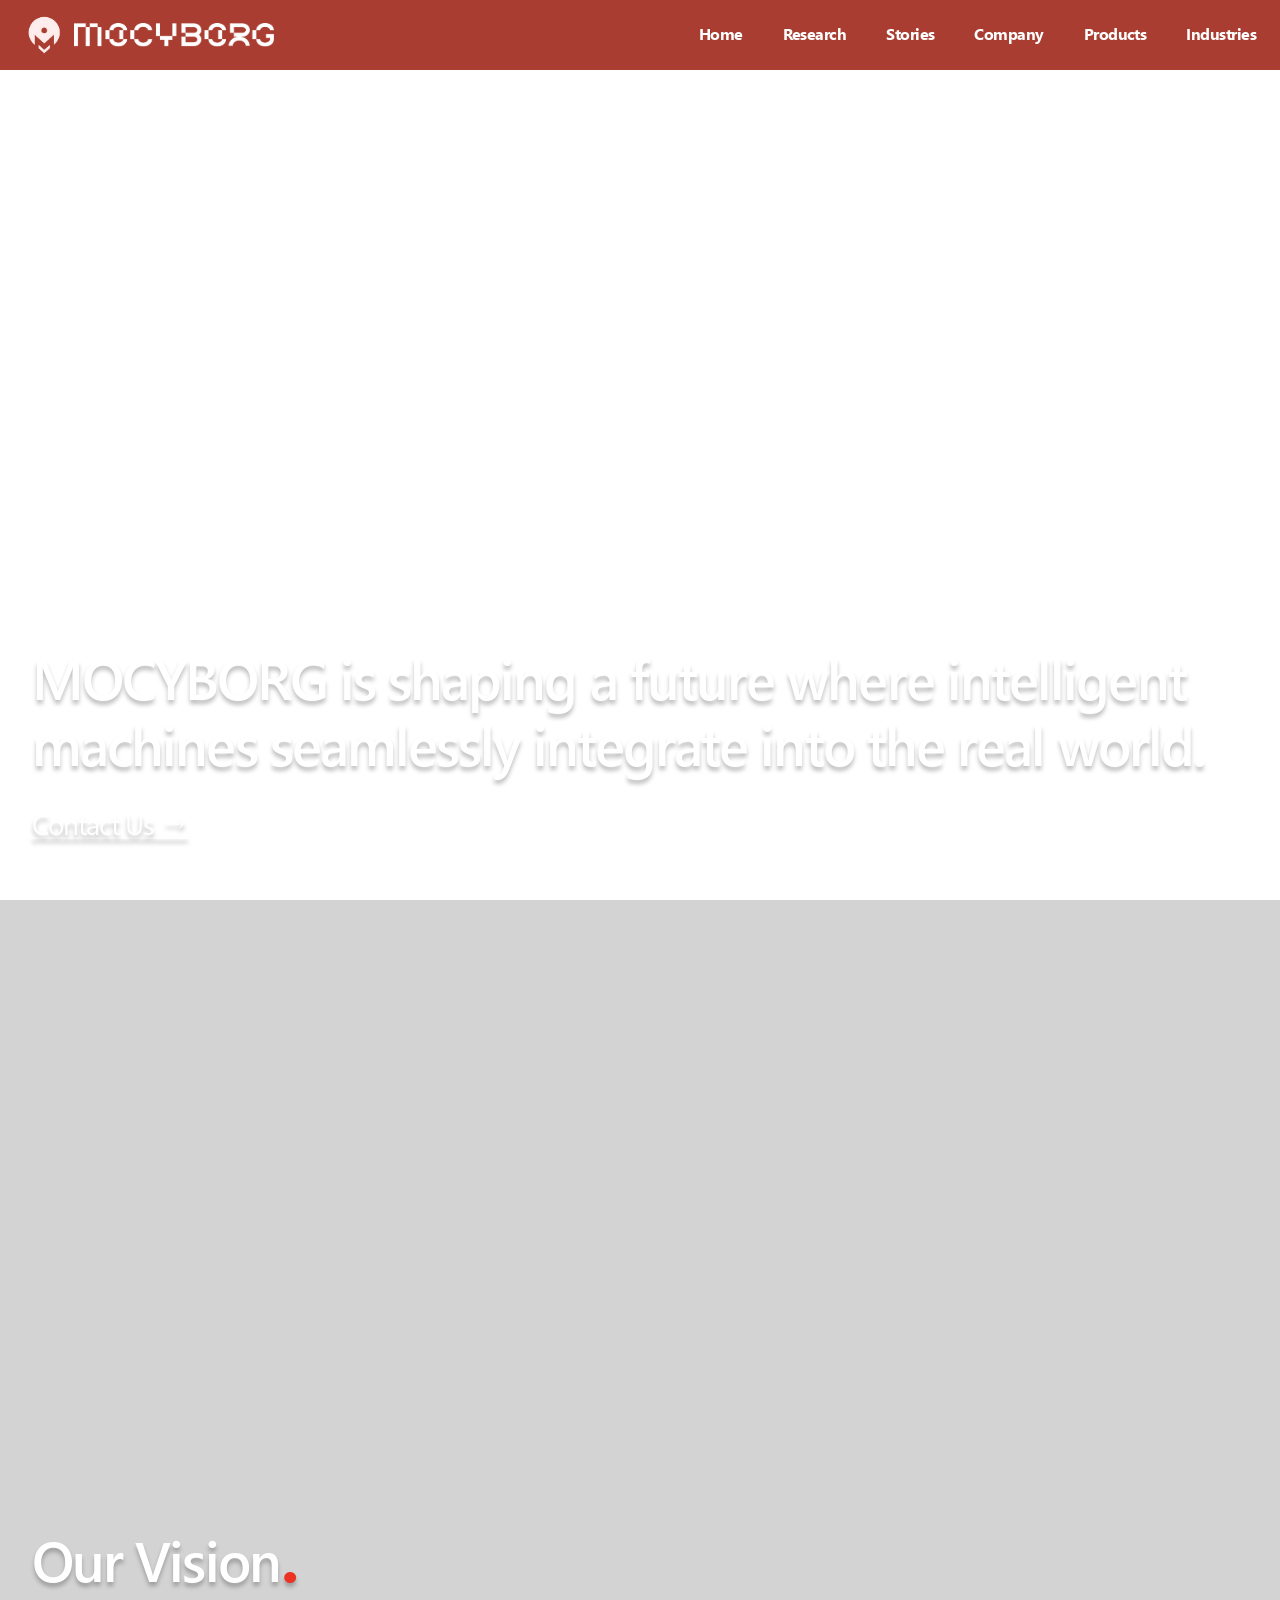
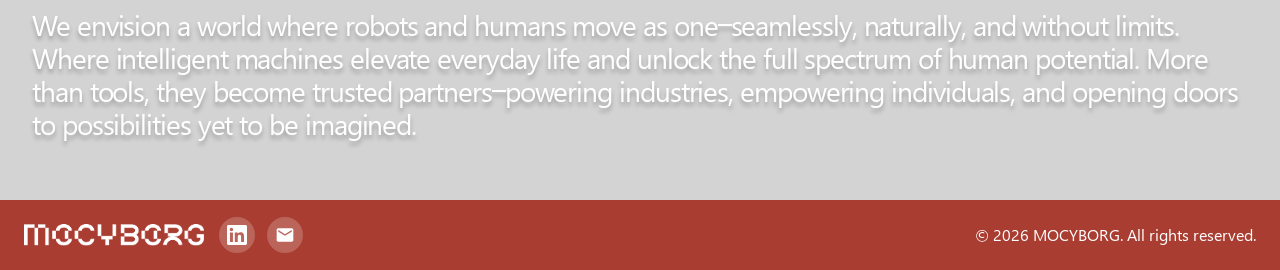
<file: index.html>
<!DOCTYPE html>
<html lang="en">
<head>
    <meta charset="UTF-8">
    <meta name="viewport" content="width=device-width, initial-scale=1.0">
    <title>MOCYBORG</title>
    <link rel="stylesheet" href="global.css" />
    <link rel="icon" type="image/png" href="images/mocyborg-icon-logo.png" />
</head>



<body>
    <header>
        <div class="header-logos">
            <img src="images/mocyborg-icon-logo.png" alt="Mocyborg Icon Logo" width="40px" height=auto>
            <img src="images/mocyborg-text-logo.png" alt="Mocyborg Text Logo" width="200px" height=auto>
        </div>
        <nav class="nav" role="navigation">
                <ul class="nav-links">
                    <li><a href="index.html">Home</a></li>
                    <li><a href="pages/research.html">Research</a></li>
                    <li><a href="pages/stories.html">Stories</a></li>
                    <div class="company">
                        <li class="company-text"><a href="#">Company</a></li>
                        <div class="company-dropdown">
                            <a href="pages/about-us.html">About Us</a>
                            <a href="pages/services.html">Services</a>
                        </div>
                    </div>
                    <div class="products">
                        <li class="products-text"><a href="#">Products</a></li>
                        <div class="products-dropdown">
                            <a href="pages/products/mo-gx100.html">MO-GX100</a>
                        </div>
                    </div>
                    <li><a href="pages/industries.html">Industries</a></li>
                </ul>
            </nav>
    </header>
    <main>
        <section class="hero">
            <div>
                <video autoplay muted loop class="mocyborg-videos">
                    <source src="videos/mocyborg-home.mp4" type="video/mp4">
                </video>
            </div>
            <div class="hero-content">
                <h1>MOCYBORG is shaping a future where 
                    intelligent machines seamlessly 
                    integrate into the real world.</h1>
                <a href="mailto:calvin.chong@mocyborg.com" class="contact-btn">Contact Us →</a>
            </div>
        </section>
        <section class="vision-section">
            <div class="vision-video">
                <video autoplay muted loop class="mocyborg-videos">
                    <source src="videos/mocyborg-vision.mp4" type="video/mp4">
                </video>
            </div>
            <div class="vision-content">
                <h2 class="h2-text">Our Vision<span class="red-period">.</span></h2>
                <p class="p-text">We envision a world where robots and humans move as one–seamlessly, naturally, and 
                    without limits. Where intelligent machines elevate everyday life and unlock the full 
                    spectrum of human potential. More than tools, they become trusted partners–powering 
                    industries, empowering individuals, and opening doors to possibilities yet to be 
                    imagined.</p>
            </div>
        </section>
    </main>

    <footer>
        <div class="footer-left">
            <img src="images/mocyborg-text-logo.png" alt="Mocyborg Text Logo" width="180px" height="22px">
            <div class="footer-social">
                <a href="https://www.linkedin.com/company/mocyborg" target="_blank" rel="noopener noreferrer" title="LinkedIn">
                    <svg viewBox="0 0 24 24" xmlns="http://www.w3.org/2000/svg">
                        <path d="M20.447 20.452h-3.554v-5.569c0-1.328-.027-3.037-1.852-3.037-1.853 0-2.136 1.445-2.136 2.939v5.667H9.351V9h3.414v1.561h.046c.477-.9 1.637-1.85 3.37-1.85 3.601 0 4.267 2.37 4.267 5.455v6.286zM5.337 7.433c-1.144 0-2.063-.926-2.063-2.065 0-1.138.92-2.063 2.063-2.063 1.14 0 2.064.925 2.064 2.063 0 1.139-.925 2.065-2.064 2.065zm1.782 13.019H3.555V9h3.564v11.452zM22.225 0H1.771C.792 0 0 .774 0 1.729v20.542C0 23.227.792 24 1.771 24h20.451C23.2 24 24 23.227 24 22.271V1.729C24 .774 23.2 0 22.225 0z"/>
                    </svg>
                </a>
                <a href="mailto:calvin.chong@mocyborg.com" title="Email">
                    <svg viewBox="0 0 24 24" xmlns="http://www.w3.org/2000/svg">
                        <path d="M20 4H4c-1.1 0-1.99.9-1.99 2L2 18c0 1.1.9 2 2 2h16c1.1 0 2-.9 2-2V6c0-1.1-.9-2-2-2zm0 4l-8 5-8-5V6l8 5 8-5v2z"/>
                    </svg>
                </a>
            </div>
        </div>
        <div class="footer-right">
            <p>&copy; 2026 MOCYBORG. All rights reserved.</p>
        </div>
    </footer>
</body>
</html>
</file>
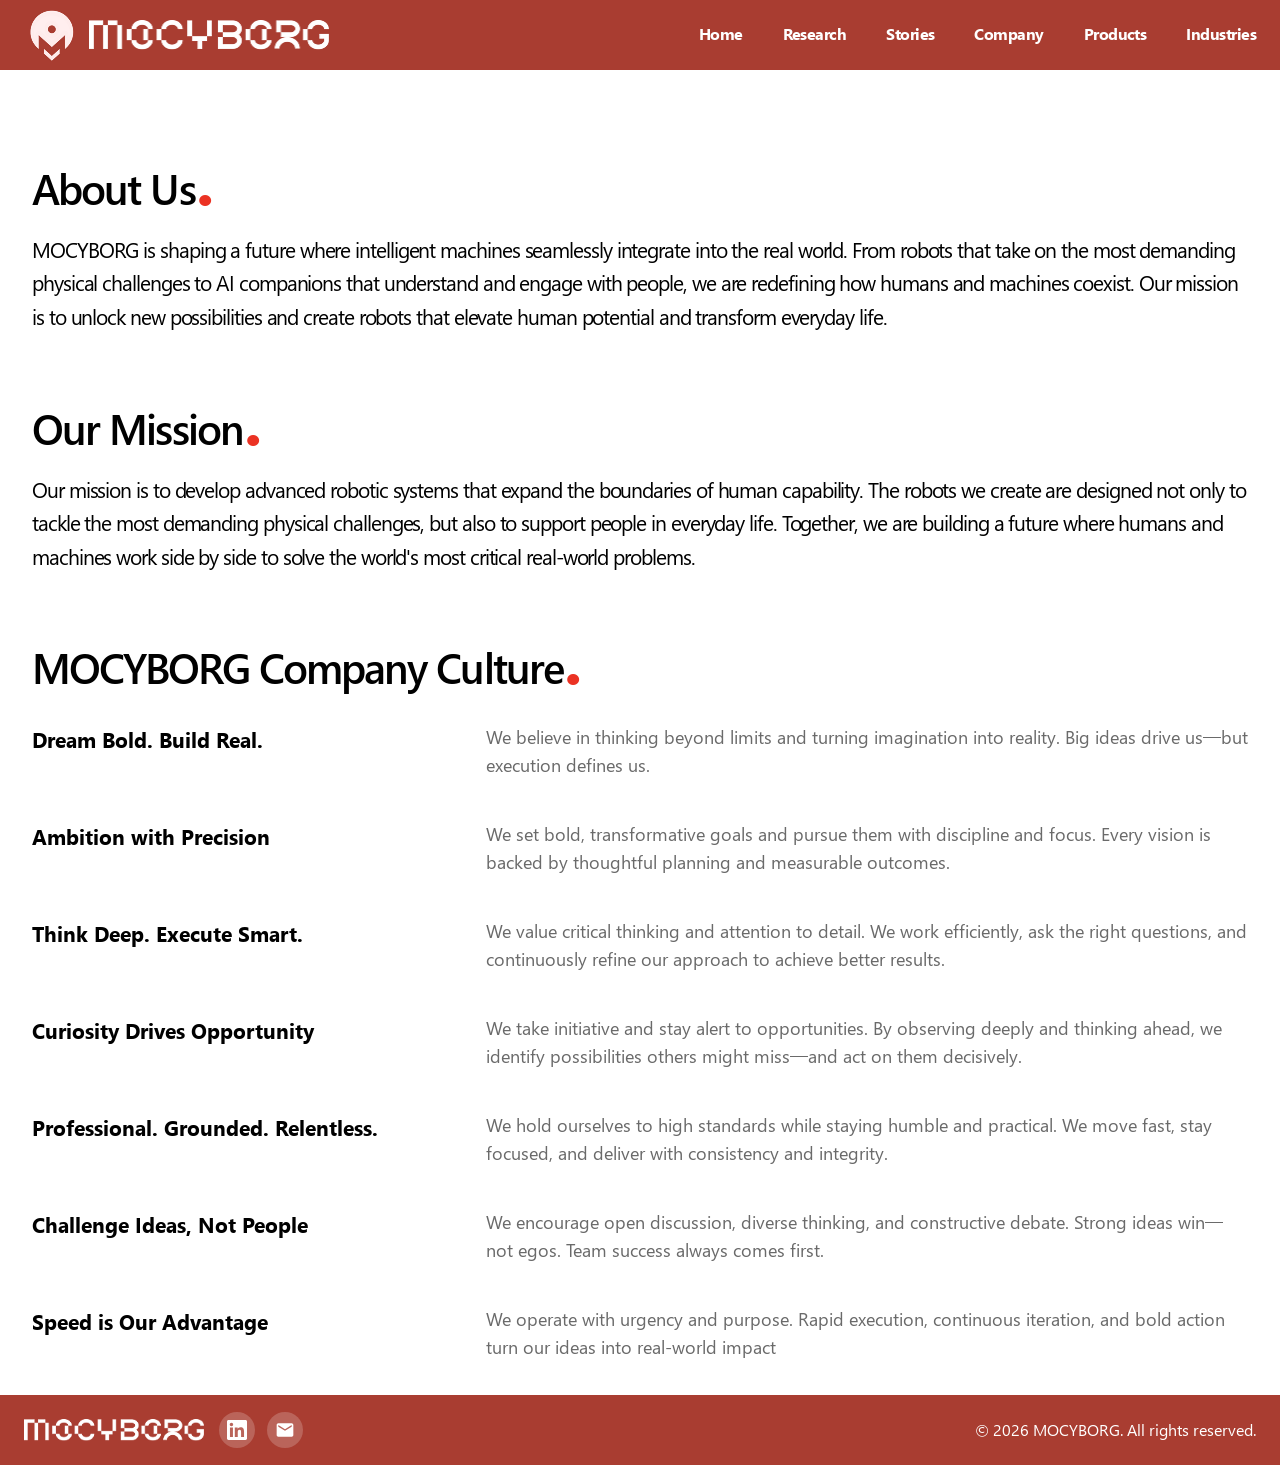
<file: pages/about-us.html>
<!DOCTYPE html>
<html lang="en">
<head>
    <meta charset="UTF-8">
    <meta name="viewport" content="width=device-width, initial-scale=1.0">
    <title>MOCYBORG</title>
    <link rel="stylesheet" href="../global.css" />
    <link rel="icon" type="image/png" href="../images/mocyborg-icon-logo.png" />
</head>



<body>
    <header>
        <div class="header-logos">
            <img src="../images/mocyborg-icon-logo.png" alt="Mocyborg Icon Logo" width="55px" height="55px">
            <img src="../images/mocyborg-text-logo.png" alt="Mocyborg Text Logo" width="240px" height="30px">
        </div>
           <nav class="nav" role="navigation">
            <ul class="nav-links">
                <li><a href="../index.html">Home</a></li>
                <li><a href="research.html">Research</a></li>
                <li><a href="stories.html">Stories</a></li>
                <div class="company">
                    <li class="company-text"><a href="#">Company</a></li>
                    <div class="company-dropdown">
                        <a href="about-us.html">About Us</a>
                        <a href="services.html">Services</a>
                    </div>
                </div>
                 <div class="products">
                        <li class="products-text"><a href="#">Products</a></li>
                        <div class="products-dropdown">
                            <a href="products/mo-gx100.html">MO-GX100</a>
                        </div>
                    </div>
                <li><a href="industries.html">Industries</a></li>
            </ul>
        </nav>
    </header>
    <main>
        <div class="page-content">
        <h2 class="h2-text">About Us<span class="red-period">.</span></h2>
        <p class="p-text">MOCYBORG is shaping a future where intelligent machines seamlessly integrate 
            into the real world. From robots that take on the most demanding physical challenges 
            to AI companions that understand and engage with people, we are redefining how 
            humans and machines coexist. Our mission is to unlock new possibilities and create 
            robots that elevate human potential and transform everyday life.</p>
        <h2 class="h2-text">Our Mission<span class="red-period">.</span></h2>
        <p class="p-text">Our mission is to develop advanced robotic systems that expand the boundaries of 
            human capability. The robots we create are designed not only to tackle the most 
            demanding physical challenges, but also to support people in everyday life. Together, 
            we are building a future where humans and machines work side by side to solve the 
            world's most critical real-world problems.</p>
        <h2 class="h2-text">MOCYBORG Company Culture<span class="red-period">.</span></h2>
        <div class="work-culture-grid-container">
            <div class="grid-item">
                <h3>Dream Bold. Build Real.</h3>
                <p>We believe in thinking beyond limits and turning imagination into reality. Big ideas drive us—but execution defines us.</p>
            </div>
            <div class="grid-item">
                <h3>Ambition with Precision</h3>
                <p>We set bold, transformative goals and pursue them with discipline and focus. Every vision is backed by thoughtful planning and measurable outcomes.</p>
            </div>
            <div class="grid-item">
                <h3>Think Deep. Execute Smart.</h3>
                <p>We value critical thinking and attention to detail. We work efficiently, ask the right questions, and continuously refine our approach to achieve better results.</p>
            </div>
            <div class="grid-item">
                <h3>Curiosity Drives Opportunity</h3>
                <p>We take initiative and stay alert to opportunities. By observing deeply and thinking ahead, we identify possibilities others might miss—and act on them decisively.</p>
            </div>
            <div class="grid-item">
                <h3>Professional. Grounded. Relentless.</h3>
                <p>We hold ourselves to high standards while staying humble and practical. We move fast, stay focused, and deliver with consistency and integrity.</p>
            </div>
            <div class="grid-item">
                <h3>Challenge Ideas, Not People</h3>
                <p>We encourage open discussion, diverse thinking, and constructive debate. Strong ideas win—not egos. Team success always comes first.</p>
            </div>
            <div class="grid-item">
                <h3>Speed is Our Advantage</h3>
                <p>We operate with urgency and purpose. Rapid execution, continuous iteration, and bold action turn our ideas into real-world impact</p>
            </div>
        </div>
    </main>

    <footer>
        <div class="footer-left">
            <img src="../images/mocyborg-text-logo.png" alt="Mocyborg Text Logo" width="180px" height="22px">
            <div class="footer-social">
                <a href="https://www.linkedin.com/company/mocyborg" target="_blank" rel="noopener noreferrer" title="LinkedIn">
                    <svg viewBox="0 0 24 24" xmlns="http://www.w3.org/2000/svg">
                        <path d="M20.447 20.452h-3.554v-5.569c0-1.328-.027-3.037-1.852-3.037-1.853 0-2.136 1.445-2.136 2.939v5.667H9.351V9h3.414v1.561h.046c.477-.9 1.637-1.85 3.37-1.85 3.601 0 4.267 2.37 4.267 5.455v6.286zM5.337 7.433c-1.144 0-2.063-.926-2.063-2.065 0-1.138.92-2.063 2.063-2.063 1.14 0 2.064.925 2.064 2.063 0 1.139-.925 2.065-2.064 2.065zm1.782 13.019H3.555V9h3.564v11.452zM22.225 0H1.771C.792 0 0 .774 0 1.729v20.542C0 23.227.792 24 1.771 24h20.451C23.2 24 24 23.227 24 22.271V1.729C24 .774 23.2 0 22.225 0z"/>
                    </svg>
                </a>
                <a href="mailto:calvin.chong@mocyborg.com" title="Email">
                    <svg viewBox="0 0 24 24" xmlns="http://www.w3.org/2000/svg">
                        <path d="M20 4H4c-1.1 0-1.99.9-1.99 2L2 18c0 1.1.9 2 2 2h16c1.1 0 2-.9 2-2V6c0-1.1-.9-2-2-2zm0 4l-8 5-8-5V6l8 5 8-5v2z"/>
                    </svg>
                </a>
            </div>
        </div>
        <div class="footer-right">
            <p>&copy; 2026 MOCYBORG. All rights reserved.</p>
        </div>
    </footer>
</body>
</html>
</file>
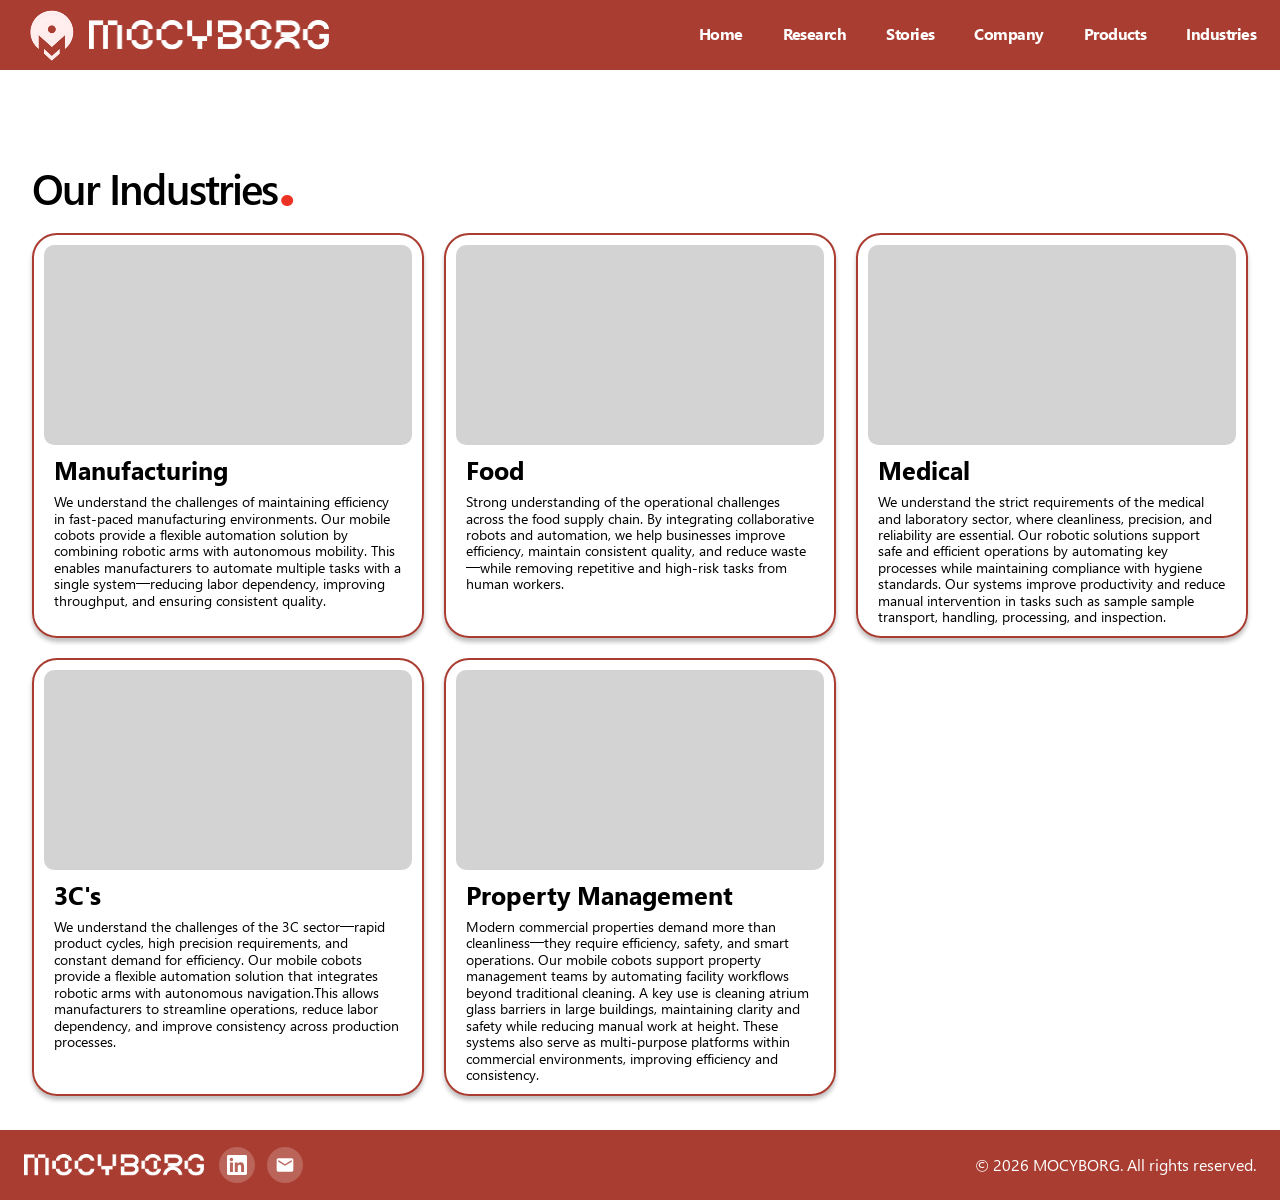
<file: pages/industries.html>
<!DOCTYPE html>
<html lang="en">
<head>
    <meta charset="UTF-8">
    <meta name="viewport" content="width=device-width, initial-scale=1.0">
    <title>MOCYBORG</title>
    <link rel="stylesheet" href="../global.css" />
    <link rel="icon" type="image/png" href="../images/mocyborg-icon-logo.png" />
</head>



<body>
    <header>
        <div class="header-logos">
            <img src="../images/mocyborg-icon-logo.png" alt="Mocyborg Icon Logo" width="55px" height="55px">
            <img src="../images/mocyborg-text-logo.png" alt="Mocyborg Text Logo" width="240px" height="30px">
        </div>
           <nav class="nav" role="navigation">
            <ul class="nav-links">
                <li><a href="../index.html">Home</a></li>
                <li><a href="research.html">Research</a></li>
                <li><a href="stories.html">Stories</a></li>
                <div class="company">
                    <li class="company-text"><a href="#">Company</a></li>
                    <div class="company-dropdown">
                        <a href="about-us.html">About Us</a>
                        <a href="services.html">Services</a>
                    </div>
                </div>
                 <div class="products">
                        <li class="products-text"><a href="#">Products</a></li>
                        <div class="products-dropdown">
                            <a href="products/mo-gx100.html">MO-GX100</a>
                        </div>
                    </div>
                <li><a href="industries.html">Industries</a></li>
            </ul>
        </nav>
    </header>
    <main>
        <div class="page-content">
            <h2 class="h2-text">Our Industries<span class="red-period">.</span></h2>

            <div class="industries-grid-container">
                <div class="grid-item">
                    <div class="img-holder"></div>
                    <h3>Manufacturing</h3>
                    <p>We understand the challenges of maintaining 
                        efficiency in fast-paced manufacturing 
                        environments. Our mobile cobots provide a 
                        flexible automation solution by combining 
                        robotic arms with autonomous mobility. 
                        This enables manufacturers to automate 
                        multiple tasks with a single system—reducing 
                        labor dependency, improving throughput, and 
                        ensuring consistent quality.
                    </p>
                </div>

                <div class="grid-item">
                    <div class="img-holder"></div>
                    <h3>Food</h3>
                    <p>Strong understanding of the operational 
                        challenges across the food supply chain. 
                        By integrating collaborative robots and 
                        automation, we help businesses improve 
                        efficiency, maintain consistent quality, 
                        and reduce waste—while removing repetitive 
                        and high-risk tasks from human workers.
                    </p>
                </div>

                <div class="grid-item">
                    <div class="img-holder"></div>
                    <h3>Medical</h3>
                    <p>We understand the strict requirements 
                        of the medical and laboratory sector, 
                        where cleanliness, precision, and reliability 
                        are essential. Our robotic solutions support 
                        safe and efficient operations by automating key 
                        processes while maintaining compliance with 
                        hygiene standards. Our systems improve productivity 
                        and reduce manual intervention in tasks such as 
                        sample sample transport, handling, processing, 
                        and inspection.
                    </p>
                </div>

                <div class="grid-item">
                    <div class="img-holder"></div>
                    <h3>3C's</h3>
                    <p>We understand the challenges of the 3C 
                        sector—rapid product cycles, high precision 
                        requirements, and constant demand for efficiency. 
                        Our mobile cobots provide a flexible automation 
                        solution that integrates robotic arms with autonomous 
                        navigation.This allows manufacturers to streamline 
                        operations, reduce labor dependency, and improve 
                        consistency across production processes.
                    </p>
                </div>

                <div class="grid-item">
                    <div class="img-holder"></div>
                    <h3>Property Management</h3>
                    <p>Modern commercial properties demand 
                        more than cleanliness—they require efficiency, 
                        safety, and smart operations. Our mobile cobots 
                        support property management teams by automating 
                        facility workflows beyond traditional cleaning. 
                        A key use is cleaning atrium glass barriers in 
                        large buildings, maintaining clarity and safety 
                        while reducing manual work at height. These 
                        systems also serve as multi-purpose platforms 
                        within commercial environments, improving efficiency 
                        and consistency.
                    </p>
                </div>

            </div>
        
        </div>
    </main>

    <footer>
        <div class="footer-left">
            <img src="../images/mocyborg-text-logo.png" alt="Mocyborg Text Logo" width="180px" height="22px">
            <div class="footer-social">
                <a href="https://www.linkedin.com/company/mocyborg" target="_blank" rel="noopener noreferrer" title="LinkedIn">
                    <svg viewBox="0 0 24 24" xmlns="http://www.w3.org/2000/svg">
                        <path d="M20.447 20.452h-3.554v-5.569c0-1.328-.027-3.037-1.852-3.037-1.853 0-2.136 1.445-2.136 2.939v5.667H9.351V9h3.414v1.561h.046c.477-.9 1.637-1.85 3.37-1.85 3.601 0 4.267 2.37 4.267 5.455v6.286zM5.337 7.433c-1.144 0-2.063-.926-2.063-2.065 0-1.138.92-2.063 2.063-2.063 1.14 0 2.064.925 2.064 2.063 0 1.139-.925 2.065-2.064 2.065zm1.782 13.019H3.555V9h3.564v11.452zM22.225 0H1.771C.792 0 0 .774 0 1.729v20.542C0 23.227.792 24 1.771 24h20.451C23.2 24 24 23.227 24 22.271V1.729C24 .774 23.2 0 22.225 0z"/>
                    </svg>
                </a>
                <a href="mailto:calvin.chong@mocyborg.com" title="Email">
                    <svg viewBox="0 0 24 24" xmlns="http://www.w3.org/2000/svg">
                        <path d="M20 4H4c-1.1 0-1.99.9-1.99 2L2 18c0 1.1.9 2 2 2h16c1.1 0 2-.9 2-2V6c0-1.1-.9-2-2-2zm0 4l-8 5-8-5V6l8 5 8-5v2z"/>
                    </svg>
                </a>
            </div>
        </div>
        <div class="footer-right">
            <p>&copy; 2026 MOCYBORG. All rights reserved.</p>
        </div>
    </footer>
</body>
</html>
</file>
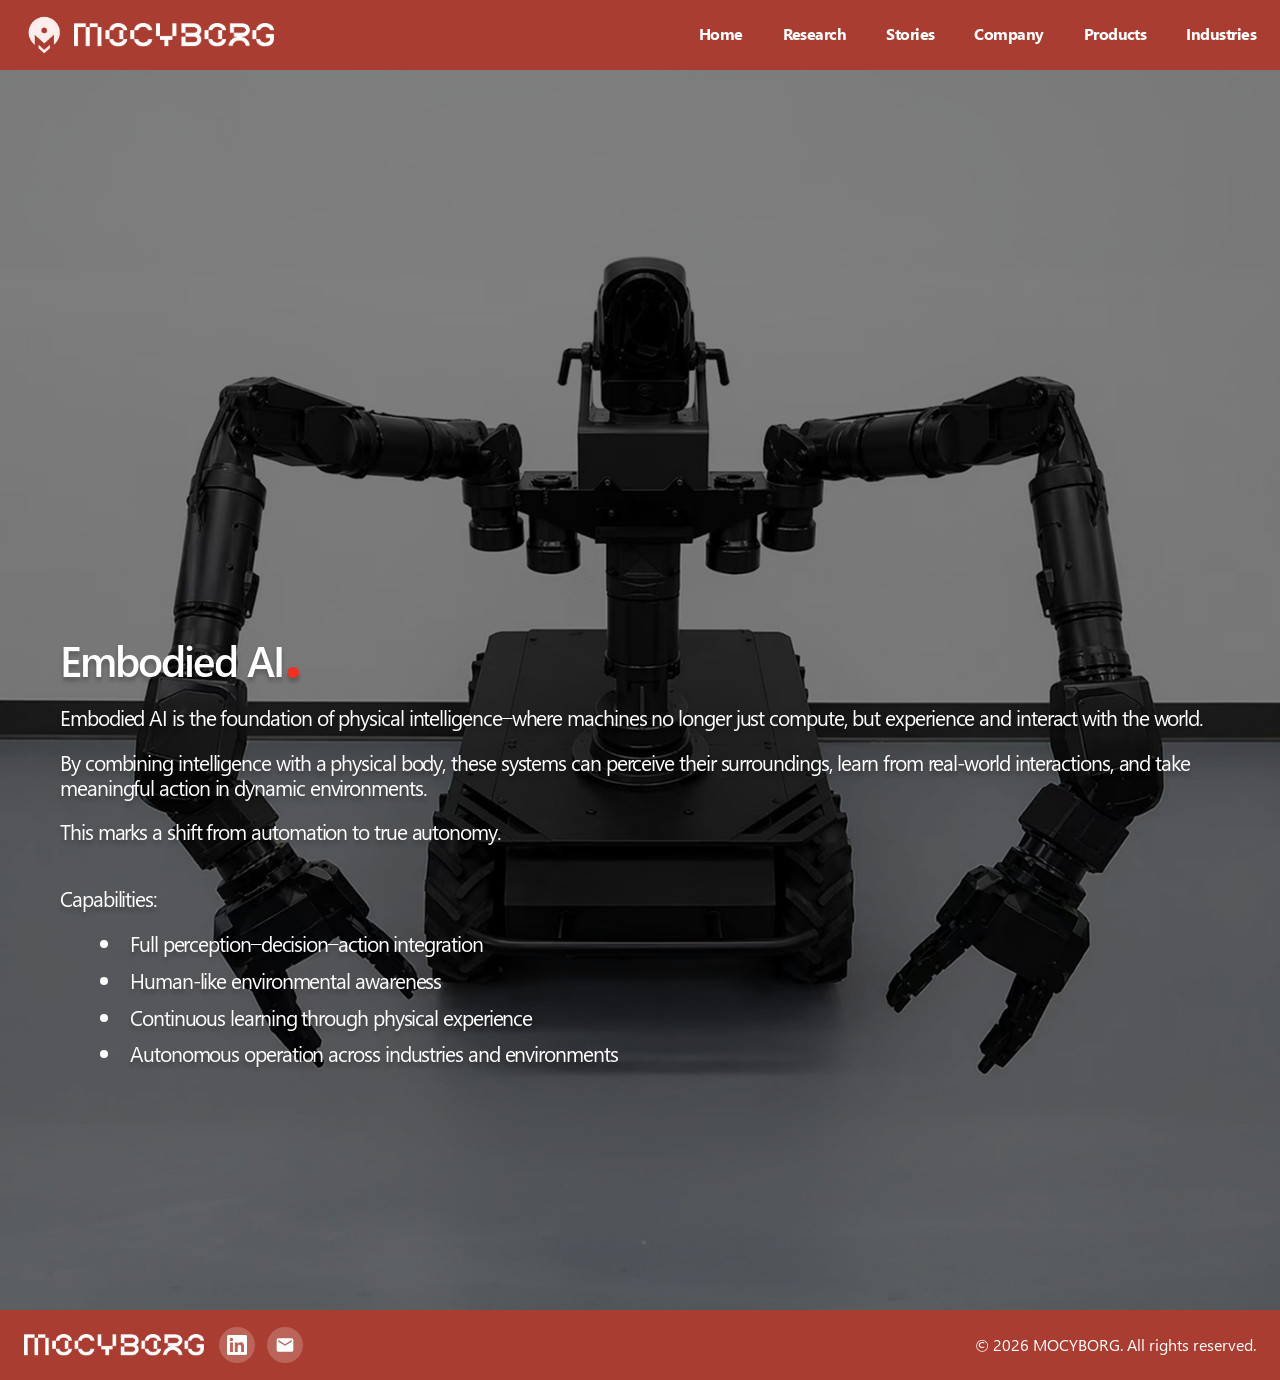
<file: pages/research.html>
<!DOCTYPE html>
<html lang="en">
<head>
    <meta charset="UTF-8">
    <meta name="viewport" content="width=device-width, initial-scale=1.0">
    <title>MOCYBORG</title>
    <link rel="stylesheet" href="../global.css" />
    <link rel="icon" type="image/png" href="../images/mocyborg-icon-logo.png" />
</head>



<body>
    <header>
        <div class="header-logos">
            <img src="../images/mocyborg-icon-logo.png" alt="Mocyborg Icon Logo" width="40px" height=auto>
            <img src="../images/mocyborg-text-logo.png" alt="Mocyborg Text Logo" width="200px" height=auto>
        </div>
         <nav class="nav" role="navigation">
            <ul class="nav-links">
                <li><a href="../index.html">Home</a></li>
                <li><a href="research.html">Research</a></li>
                <li><a href="stories.html">Stories</a></li>
                <div class="company">
                    <li class="company-text"><a href="#">Company</a></li>
                    <div class="company-dropdown">
                        <a href="about-us.html">About Us</a>
                        <a href="services.html">Services</a>
                    </div>
                </div>
                 <div class="products">
                        <li class="products-text"><a href="#">Products</a></li>
                        <div class="products-dropdown">
                            <a href="products/mo-gx100.html">MO-GX100</a>
                        </div>
                    </div>
                <li><a href="industries.html">Industries</a></li>
            </ul>
        </nav>
    </header>
    <main>
        <section class="embodied-ai-section">
            <div class="page-content">
                <h2 class="h2-text">Embodied AI<span class="red-period">.</span></h2>
                <p>Embodied AI is the foundation of physical intelligence–where machines no longer just compute, but experience and interact with the world.</p>
                <p>By combining intelligence with a physical body, these systems can perceive their surroundings, learn from real-world interactions, and take meaningful action in dynamic environments.</p>
                <p>This marks a shift from automation to true autonomy.</p>
                <br>
                <div class="embodied-list">
                <p>Capabilities:</p>
                <ul>
                    <li>Full perception–decision–action integration</li>
                    <li>Human-like environmental awareness</li>
                    <li>Continuous learning through physical experience</li>
                    <li>Autonomous operation across industries and environments</li>
                </ul>
                </div>
            </div>
        </section>
    </main>

    <footer>
        <div class="footer-left">
            <img src="../images/mocyborg-text-logo.png" alt="Mocyborg Text Logo" width="180px" height="22px">
            <div class="footer-social">
                <a href="https://www.linkedin.com/company/mocyborg" target="_blank" rel="noopener noreferrer" title="LinkedIn">
                    <svg viewBox="0 0 24 24" xmlns="http://www.w3.org/2000/svg">
                        <path d="M20.447 20.452h-3.554v-5.569c0-1.328-.027-3.037-1.852-3.037-1.853 0-2.136 1.445-2.136 2.939v5.667H9.351V9h3.414v1.561h.046c.477-.9 1.637-1.85 3.37-1.85 3.601 0 4.267 2.37 4.267 5.455v6.286zM5.337 7.433c-1.144 0-2.063-.926-2.063-2.065 0-1.138.92-2.063 2.063-2.063 1.14 0 2.064.925 2.064 2.063 0 1.139-.925 2.065-2.064 2.065zm1.782 13.019H3.555V9h3.564v11.452zM22.225 0H1.771C.792 0 0 .774 0 1.729v20.542C0 23.227.792 24 1.771 24h20.451C23.2 24 24 23.227 24 22.271V1.729C24 .774 23.2 0 22.225 0z"/>
                    </svg>
                </a>
                <a href="mailto:calvin.chong@mocyborg.com" title="Email">
                    <svg viewBox="0 0 24 24" xmlns="http://www.w3.org/2000/svg">
                        <path d="M20 4H4c-1.1 0-1.99.9-1.99 2L2 18c0 1.1.9 2 2 2h16c1.1 0 2-.9 2-2V6c0-1.1-.9-2-2-2zm0 4l-8 5-8-5V6l8 5 8-5v2z"/>
                    </svg>
                </a>
            </div>
        </div>
        <div class="footer-right">
            <p>&copy; 2026 MOCYBORG. All rights reserved.</p>
        </div>
    </footer>
</body>
</html>
</file>
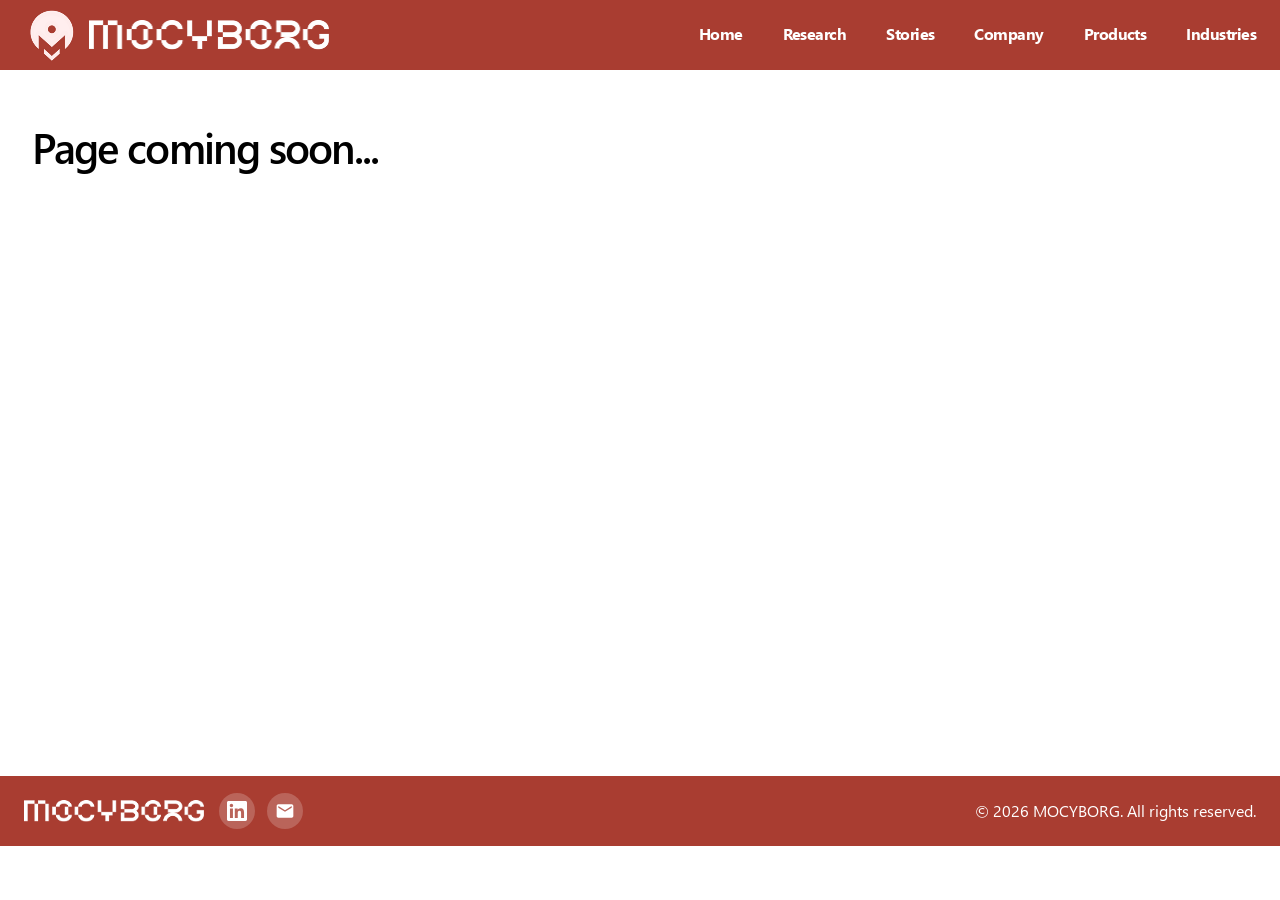
<file: pages/services.html>
<!DOCTYPE html>
<html lang="en">
<head>
    <meta charset="UTF-8">
    <meta name="viewport" content="width=device-width, initial-scale=1.0">
    <title>MOCYBORG</title>
    <link rel="stylesheet" href="../global.css" />
    <link rel="icon" type="image/png" href="../images/mocyborg-icon-logo.png" />
</head>



<body>
    <header>
        <div class="header-logos">
            <img src="../images/mocyborg-icon-logo.png" alt="Mocyborg Icon Logo" width="55px" height="55px">
            <img src="../images/mocyborg-text-logo.png" alt="Mocyborg Text Logo" width="240px" height="30px">
        </div>
           <nav class="nav" role="navigation">
            <ul class="nav-links">
                <li><a href="../index.html">Home</a></li>
                <li><a href="research.html">Research</a></li>
                <li><a href="stories.html">Stories</a></li>
                <div class="company">
                    <li class="company-text"><a href="#">Company</a></li>
                    <div class="company-dropdown">
                        <a href="about-us.html">About Us</a>
                        <a href="services.html">Services</a>
                    </div>
                </div>
                 <div class="products">
                        <li class="products-text"><a href="#">Products</a></li>
                        <div class="products-dropdown">
                            <a href="products/mo-gx100.html">MO-GX100</a>
                        </div>
                    </div>
                <li><a href="industries.html">Industries</a></li>
            </ul>
        </nav>
    </header>
    <main>
        <div class="page-content">
            <div class="wip">
                 <h2 class="h2-text">Page coming soon...</h2>
            </div>
        </div>
    </main>

    <footer>
        <div class="footer-left">
            <img src="../images/mocyborg-text-logo.png" alt="Mocyborg Text Logo" width="180px" height="22px">
            <div class="footer-social">
                <a href="https://www.linkedin.com/company/mocyborg" target="_blank" rel="noopener noreferrer" title="LinkedIn">
                    <svg viewBox="0 0 24 24" xmlns="http://www.w3.org/2000/svg">
                        <path d="M20.447 20.452h-3.554v-5.569c0-1.328-.027-3.037-1.852-3.037-1.853 0-2.136 1.445-2.136 2.939v5.667H9.351V9h3.414v1.561h.046c.477-.9 1.637-1.85 3.37-1.85 3.601 0 4.267 2.37 4.267 5.455v6.286zM5.337 7.433c-1.144 0-2.063-.926-2.063-2.065 0-1.138.92-2.063 2.063-2.063 1.14 0 2.064.925 2.064 2.063 0 1.139-.925 2.065-2.064 2.065zm1.782 13.019H3.555V9h3.564v11.452zM22.225 0H1.771C.792 0 0 .774 0 1.729v20.542C0 23.227.792 24 1.771 24h20.451C23.2 24 24 23.227 24 22.271V1.729C24 .774 23.2 0 22.225 0z"/>
                    </svg>
                </a>
                <a href="mailto:calvin.chong@mocyborg.com" title="Email">
                    <svg viewBox="0 0 24 24" xmlns="http://www.w3.org/2000/svg">
                        <path d="M20 4H4c-1.1 0-1.99.9-1.99 2L2 18c0 1.1.9 2 2 2h16c1.1 0 2-.9 2-2V6c0-1.1-.9-2-2-2zm0 4l-8 5-8-5V6l8 5 8-5v2z"/>
                    </svg>
                </a>
            </div>
        </div>
        <div class="footer-right">
            <p>&copy; 2026 MOCYBORG. All rights reserved.</p>
        </div>
    </footer>
</body>
</html>
</file>
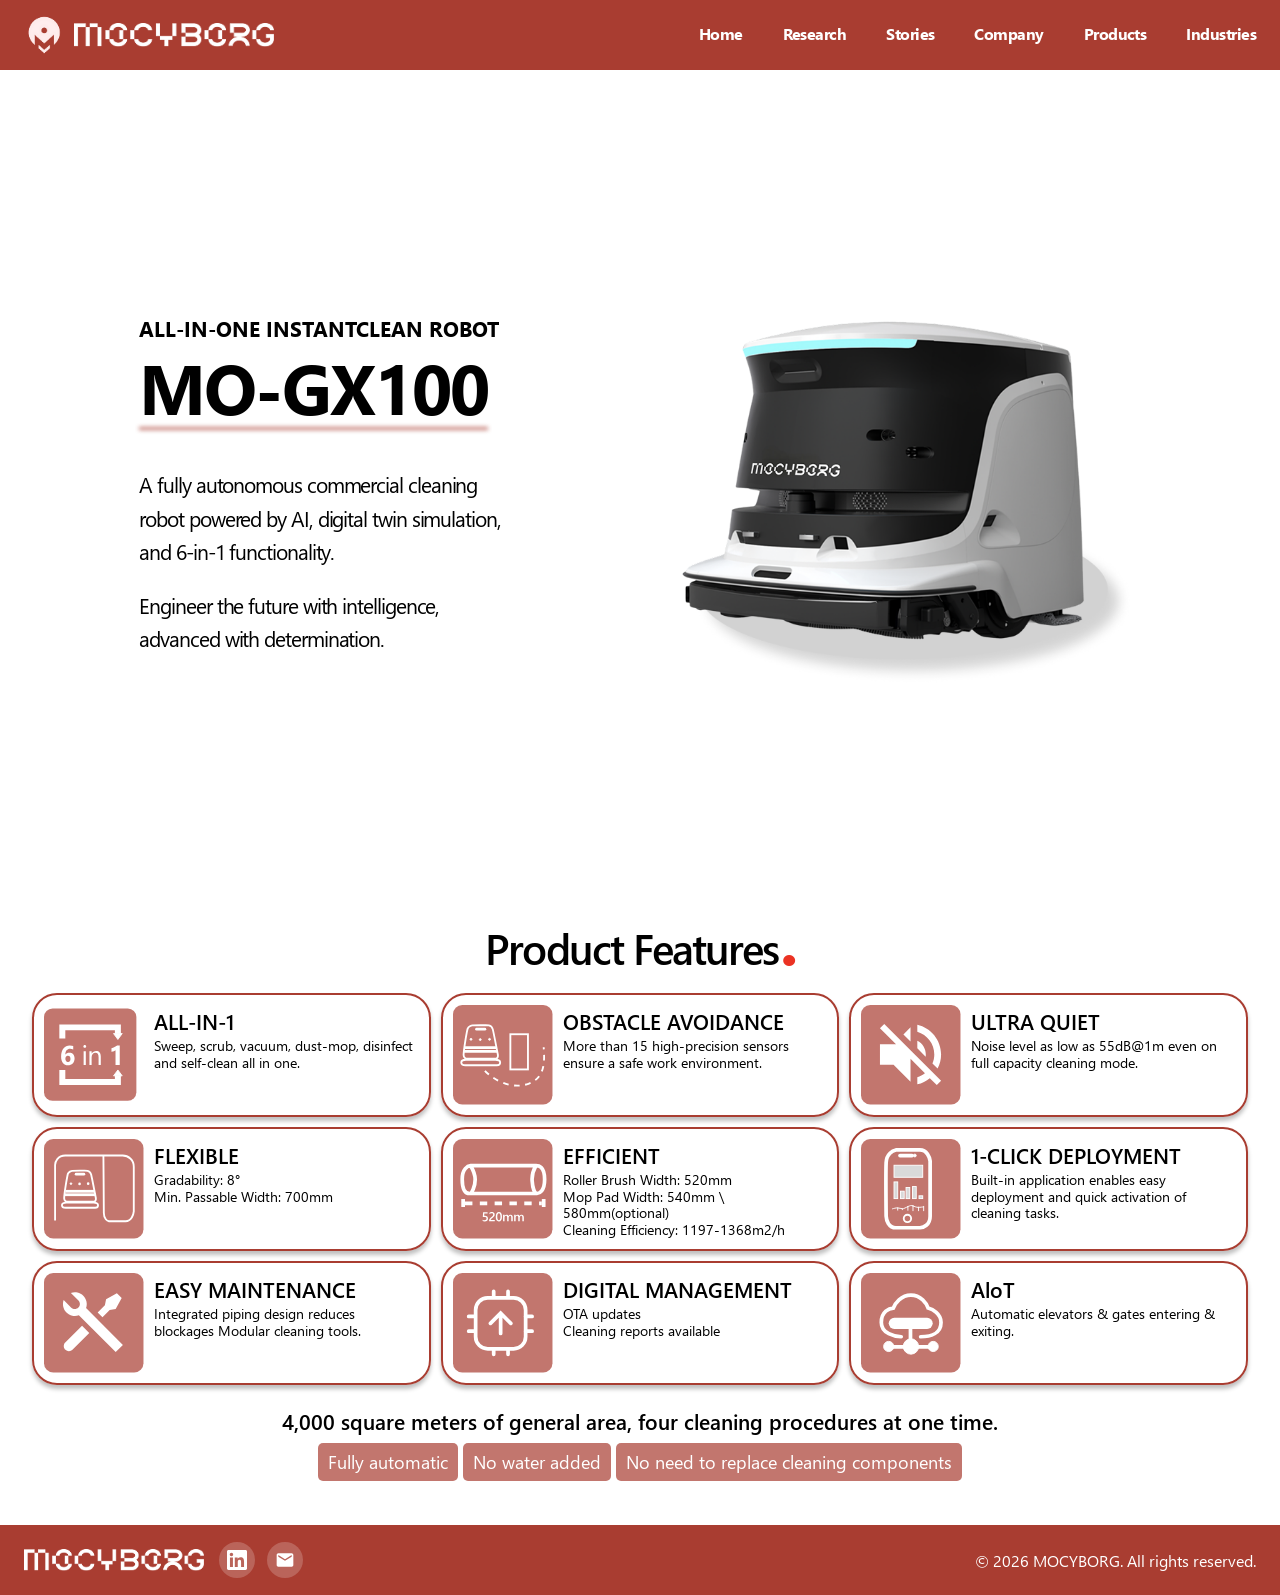
<file: pages/products/mo-gx100.html>
<!DOCTYPE html>
<html lang="en">
<head>
    <meta charset="UTF-8">
    <meta name="viewport" content="width=device-width, initial-scale=1.0">
    <title>MOCYBORG</title>
    <link rel="stylesheet" href="../../global.css" />
    <link rel="icon" type="image/png" href="../../images/mocyborg-icon-logo.png" />
</head>



<body>
    <header>
        <div class="header-logos">
            <img src="../../images/mocyborg-icon-logo.png" alt="Mocyborg Icon Logo" width="40px" height=auto>
            <img src="../../images/mocyborg-text-logo.png" alt="Mocyborg Text Logo" width="200px" height=auto>
        </div>
           <nav class="nav" role="navigation">
            <ul class="nav-links">
                <li><a href="../../index.html">Home</a></li>
                <li><a href="../research.html">Research</a></li>
                <li><a href="../stories.html">Stories</a></li>
                <div class="company">
                    <li class="company-text"><a href="#">Company</a></li>
                    <div class="company-dropdown">
                        <a href="../about-us.html">About Us</a>
                        <a href="../services.html">Services</a>
                    </div>
                </div>
                 <div class="products">
                        <li class="products-text"><a href="#">Products</a></li>
                        <div class="products-dropdown">
                            <a href="mo-gx100.html">MO-GX100</a>
                        </div>
                    </div>
                <li><a href="../industries.html">Industries</a></li>
            </ul>
        </nav>
    </header>
    <main>
    <div class="mo-gx100-section">
        <div class="page-content">
        <div class="mo-gx100-display">
            <div class="mo-gx100-text">
                <h3>ALL-IN-ONE INSTANTCLEAN ROBOT</h3>
                <h1><b>MO-GX100</b></h1>
                <p class="p-text">A fully autonomous commercial cleaning robot powered by AI, digital twin simulation, and 6-in-1 functionality.</p>
                <p class="p-text">Engineer the future with intelligence, advanced with determination.</p>
            </div>
            <div class="mo-gx100-img">
                <img src="../../images/mo-gx100.png" alt="MO-GX100" width="500px" height="auto">
            </div>
        </div>

            <div class="mo-gx100-features">
                <h2 class="h2-text">Product Features<span class="red-period">.</span></h2>
                <div class="mo-gx100-features-grid-container">

                    <div class="grid-item">
                        <img src="icons/6-in-1.svg" alt="" class="grid-icon" height="100px" width="100px">
                        <div class="grid-text">
                            <h4 class="grid-h4">ALL-IN-1</h4>
                            <p class="grid-p">Sweep, scrub, vacuum, dust-mop, disinfect and self-clean all in one.</p>
                        </div>
                    </div>

                    <div class="grid-item">
                        <img src="icons/obstacle-avoidance.svg" alt="" class="grid-icon" height="100px" width="100px">
                        <div class="grid-text">
                            <h4 class="grid-h4">OBSTACLE AVOIDANCE</h4>
                            <p class="grid-p">More than 15 high-precision sensors ensure a safe work environment.</p>
                        </div>
                    </div>

                    <div class="grid-item">
                        <img src="icons/ultra-quiet.svg" alt="" class="grid-icon" height="100px" width="100px">
                        <div class="grid-text">
                            <h4 class="grid-h4">ULTRA QUIET</h4>
                            <p class="grid-p">Noise level as low as 55dB@1m even on full capacity cleaning mode.</p>
                        </div>
                    </div>


                    <div class="grid-item">
                        <img src="icons/flexible.svg" alt="" class="grid-icon" height="100px" width="100px">
                        <div class="grid-text">
                            <h4 class="grid-h4">FLEXIBLE</h4>
                            <p class="grid-p">Gradability: 8°</p>
                            <p class="grid-p">Min. Passable Width: 700mm</p>
                        </div>
                    </div>

                    <div class="grid-item">
                        <img src="icons/efficient.svg" alt="" class="grid-icon" height="100px" width="100px">
                        <div class="grid-text">
                            <h4 class="grid-h4">EFFICIENT</h4>
                            <p class="grid-p">Roller Brush Width: 520mm</p>
                            <p class="grid-p">Mop Pad Width: 540mm \ 580mm(optional)</p>
                            <p class="grid-p">Cleaning Efficiency: 1197-1368m2/h</p>
                        </div>
                    </div>

                    <div class="grid-item">
                        <img src="icons/1-click-deployment.svg" alt="" class="grid-icon" height="100px" width="100px">
                        <div class="grid-text">
                            <h4 class="grid-h4">1-CLICK DEPLOYMENT</h4>
                            <p class="grid-p">Built-in application enables easy deployment and quick activation of cleaning tasks.</p>
                        </div>
                    </div>

                    <div class="grid-item">
                        <img src="icons/easy-maintenance.svg" alt="" class="grid-icon" height="100px" width="100px">
                        <div class="grid-text">
                            <h4 class="grid-h4">EASY MAINTENANCE</h4>
                            <p class="grid-p">Integrated piping design reduces blockages Modular cleaning tools.</p>
                        </div>
                    </div>

                    <div class="grid-item">
                        <img src="icons/digital-management.svg" alt="" class="grid-icon" height="100px" width="100px">
                        <div class="grid-text">
                            <h4 class="grid-h4">DIGITAL MANAGEMENT</h4>
                            <p class="grid-p">OTA updates</p>
                            <p class="grid-p">Cleaning reports available</p>
                        </div>
                    </div>

                    <div class="grid-item">
                        <img src="icons/AloT.svg" alt="" class="grid-icon" height="100px" width="100px">
                        <div class="grid-text">
                            <h4 class="grid-h4">AloT</h4>
                            <p class="grid-p">Automatic elevators & gates entering & exiting.</p>
                        </div>
                    </div>
                </div>
                <div class="features-info">
                     <h3>4,000 square meters of general area, four cleaning procedures at one time.</h3>
                     <div class="features-info-list">
                        <p>Fully automatic</p>
                        <p>No water added</p>
                        <p>No need to replace cleaning components</p>
                     </div>
                </div>
               
            </div>

        </div>
    </div>
    </main>

    <footer>
        <div class="footer-left">
            <img src="../../images/mocyborg-text-logo.png" alt="Mocyborg Text Logo" width="180px" height="22px">
            <div class="footer-social">
                <a href="https://www.linkedin.com/company/mocyborg" target="_blank" rel="noopener noreferrer" title="LinkedIn">
                    <svg viewBox="0 0 24 24" xmlns="http://www.w3.org/2000/svg">
                        <path d="M20.447 20.452h-3.554v-5.569c0-1.328-.027-3.037-1.852-3.037-1.853 0-2.136 1.445-2.136 2.939v5.667H9.351V9h3.414v1.561h.046c.477-.9 1.637-1.85 3.37-1.85 3.601 0 4.267 2.37 4.267 5.455v6.286zM5.337 7.433c-1.144 0-2.063-.926-2.063-2.065 0-1.138.92-2.063 2.063-2.063 1.14 0 2.064.925 2.064 2.063 0 1.139-.925 2.065-2.064 2.065zm1.782 13.019H3.555V9h3.564v11.452zM22.225 0H1.771C.792 0 0 .774 0 1.729v20.542C0 23.227.792 24 1.771 24h20.451C23.2 24 24 23.227 24 22.271V1.729C24 .774 23.2 0 22.225 0z"/>
                    </svg>
                </a>
                <a href="mailto:calvin.chong@mocyborg.com" title="Email">
                    <svg viewBox="0 0 24 24" xmlns="http://www.w3.org/2000/svg">
                        <path d="M20 4H4c-1.1 0-1.99.9-1.99 2L2 18c0 1.1.9 2 2 2h16c1.1 0 2-.9 2-2V6c0-1.1-.9-2-2-2zm0 4l-8 5-8-5V6l8 5 8-5v2z"/>
                    </svg>
                </a>
            </div>
        </div>
        <div class="footer-right">
            <p>&copy; 2026 MOCYBORG. All rights reserved.</p>
        </div>
    </footer>
</body>
</html>
</file>
<file: global.css>
@font-face {
  font-family: 'Microsoft YaHei';
  src: url('fonts/msyh.ttc') format('truetype');
  font-weight: 400;
  font-style: normal;
}

@font-face {
  font-family: 'Microsoft YaHei';
  src: url('fonts/msyhbd.ttc') format('truetype');
  font-weight: 700;
  font-style: normal;
}

@font-face {
  font-family: 'Microsoft YaHei';
  src: url('fonts/msyhl.ttc') format('truetype');
  font-weight: 300;
  font-style: normal;
}

@font-face {
  font-family: 'Microsoft YaHei';
  src: url('fonts/msyhsb.ttc') format('truetype');
  font-weight: 600;
  font-style: normal;
}

:root {
  font-size: 14px;
  --font-primary: 'Microsoft YaHei', sans-serif;
  --font-display: 'Microsoft YaHei UI', var(--font-primary);
  --line-height: 1.6;
  --text-shadow: 0 4px 4px rgba(0, 0, 0, 0.25);
  --brand: #A93D31;
  --brand-red: #EB3223;
  --white: #FFFFFF;
}

@media (max-width: 1024px) {
  :root { font-size: 13px; }
}

@media (max-width: 768px) {
  :root { font-size: 12px; }
}

@media (max-width: 480px) {
  :root { font-size: 11px; }
}

*, *::before, *::after {
  margin: 0;
  padding: 0;
  box-sizing: border-box;
}

body {
  min-height: 100vh;
  font-family: var(--font-primary);
  font-size: 1rem;
  line-height: var(--line-height);
}

header,
footer {
  width: 100%;
  max-width: 1440px;
  margin: 0 auto;
  padding: 0 24px;
  box-sizing: border-box;
  position: relative;
}

header {
  display: flex;
  align-items: center;
  justify-content: center;
  min-height: 50px;
  height: 70px;
  background: var(--brand);
  color: var(--white);
  z-index: 20;
}

footer {
  display: flex;
  align-items: center;
  justify-content: space-between;
  min-height: 50px;
  height: 70px;
  background: var(--brand);
  color: var(--white);
  z-index: 10;
}

@media (max-width: 768px) {
  header,
  footer {
    height: 60px;
    padding: 0 16px;
  }

  footer {
    flex-wrap: wrap;
  }
}

@media (max-width: 480px) {
  header,
  footer {
    height: auto;
    padding: 12px;
  }

  header {
    height: auto;
  }

  footer {
    flex-direction: column;
    gap: 8px;
  }
}

.header-logos {
  display: flex;
  align-items: center;
  gap: 10px;
  margin-right: auto;
}

.nav {
  display: flex;
}

.nav-links {
  display: flex;
  gap: 40px;
  list-style: none;
}

.nav-links li a {
  color: var(--white);
  text-decoration: none;
  font-size: 1.125rem;
  font-weight: 700;
  line-height: 1.437;
  letter-spacing: -0.54px;
  padding: 10px 0;
}

.nav-links li a:hover {
  text-decoration: underline;
}

.company,
.products {
  position: relative;
}

.company-dropdown,
.products-dropdown {
  display: none;
  position: absolute;
  background: #f9f9f9;
  min-width: 125px;
  box-shadow: 0 8px 16px rgba(0, 0, 0, 0.2);
  border-radius: 10px;
  margin-top: 5px;
  z-index: 9999;
}

.company-dropdown a,
.products-dropdown a {
  display: block;
  color: #000;
  padding: 12px 16px;
  text-decoration: none;
}

.company-dropdown a:hover,
.products-dropdown a:hover {
  border-radius: 10px;
  text-decoration: underline;
}

.company:hover .company-dropdown,
.products:hover .products-dropdown {
  display: block;
}

.hero,
.vision-section {
  position: relative;
  width: 100%;
}

.hero {
  height: calc(100vh - 70px);
}

.vision-section {
  height: 100vh;
}

@media (max-width: 768px) {
  .hero { height: calc(100vh - 60px); }
}

@media (max-width: 480px) {
  .hero { height: calc(100vh - 50px); }
}

.mocyborg-videos,
.vision-video video {
  width: 100%;
  height: 100%;
  object-fit: cover;
  display: block;
}

.vision-video {
  width: 100%;
  height: 100%;
  background: #d3d3d3;
  overflow: hidden;
}

.hero-content,
.vision-content {
  position: absolute;
  inset: 0;
  width: 100%;
  display: flex;
  flex-direction: column;
  justify-content: flex-end;
  padding: 20px 32px 60px;
}

@media (max-width: 768px) {
  .hero-content,
  .vision-content { padding: 16px 20px 50px; }
}

@media (max-width: 480px) {
  .hero-content,
  .vision-content { padding: 12px 14px 40px; }
}

.hero-content,
.vision-content { color: var(--white); }

.hero-content > h1,
.vision-content .h2-text,
.embodied-ai-section .h2-text {
  font-family: var(--font-display);
  font-weight: 600;
  line-height: 1.177;
  letter-spacing: -1.92px;
  text-shadow: var(--text-shadow);
}

.hero-content > h1,
.vision-content .h2-text,
.embodied-ai-section .h2-text { 
  font-size: 4rem; 
  color: var(--white);
}

@media (max-width: 768px) {
  .hero-content > h1,
  .vision-content .h2-text,
  .embodied-ai-section .h2-text { font-size: 3rem; }
}

@media (max-width: 480px) {
  .hero-content > h1,
  .vision-content .h2-text,
  .embodied-ai-section .h2-text { font-size: 2rem; }
}

.hero-content > h1 { margin-bottom: 30px; }

.vision-content > p {
  font-size: 2rem;
  font-weight: 400;
  line-height: 1.177;
  letter-spacing: -1.08px;
  margin-top: 10px;
}

.contact-btn {
  font-family: var(--font-display);
  font-size: 2rem;
  font-weight: 400;
  line-height: 1.177;
  letter-spacing: -1.08px;
  color: var(--white);
  text-shadow: var(--text-shadow);
  text-decoration: underline solid;
  text-underline-position: from-font;
}

@media (max-width: 768px) {
  .contact-btn { font-size: 1.5rem; }
}

@media (max-width: 480px) {
  .contact-btn { font-size: 1rem; }
}

.h2-text {
  color: #000;
  font-family: var(--font-display);
  font-size: 2rem;
  font-weight: 600;
  line-height: 1.177;
  letter-spacing: -1.92px;
}

@media (max-width: 480px) {
  .h2-text { font-size: 2rem; }
}

.red-period {
  color: var(--brand-red);
  font-size: 6rem;
  letter-spacing: -3.84px;
}

@media (max-width: 768px) {
  .red-period { font-size: 6rem; }
}

@media (max-width: 480px) {
  .red-period { font-size: 4rem; }
}

.p-text,
.embodied-ai-section p,
.embodied-ai-section ul,
.embodied-ai-section ul li {
  color: #000;
  font-size: 1.5rem;
  font-weight: 400;
  line-height: 1.177;
  letter-spacing: -1.08px;
}

.vision-content .p-text,
.embodied-ai-section p,
.embodied-ai-section ul,
.embodied-ai-section ul li {
  color: var(--white);
  text-shadow: var(--text-shadow);
}

@media (max-width: 768px) {
  .p-text,
  .vision-content .p-text,
  .embodied-ai-section p,
  .embodied-ai-section ul,
  .embodied-ai-section ul li { font-size: 1.5rem; }
}

@media (max-width: 480px) {
  .p-text,
  .vision-content .p-text,
  .embodied-ai-section p,
  .embodied-ai-section ul,
  .embodied-ai-section ul li { font-size: 1rem; }
}

.company-culture-grid-container,
.work-culture-grid-container {
  display: grid;
  gap: 20px;
}

.company-culture-grid-container { grid-template-columns: 1fr 1fr; }

.work-culture-grid-container .grid-item {
  display: grid;
  grid-template-columns: 440px 1fr;
  gap: 0.25rem 1rem;
  align-items: start;
  padding: 0.75rem 0;
}

.work-culture-grid-container .grid-item h3 {
  margin: 0;
  font-size: 2.5rem;
  font-weight: 700;
}

.work-culture-grid-container .grid-item p {
  margin: auto 0;
  color: #6A6A6A;
  font-size: 1.5rem;
  font-weight: 400;
}

@media (max-width: 768px) {
  .work-culture-grid-container .grid-item h3 { font-size: 2rem; }
  .work-culture-grid-container .grid-item p { font-size: 1.25rem; }
}

@media (max-width: 700px) {
  .work-culture-grid-container .grid-item {
    grid-template-columns: 1fr;
    gap: 0.5rem 0;
  }
}

@media (max-width: 480px) {
  .work-culture-grid-container .grid-item h3 { font-size: 1.5rem; }
  .work-culture-grid-container .grid-item p { font-size: 1rem; }
}

.page-content {
  padding: 24px 32px;
  max-width: 1320px;
  margin: 0 auto;
}

@media (max-width: 768px) {
  .page-content { padding: 20px 16px; }
}

@media (max-width: 480px) {
  .page-content { padding: 14px 12px; }
}

.page-content .h2-text { 
  font-size: 3em;
  margin: 28px 0 12px; }

.page-content .p-text {
  margin: 0 0 20px;
  line-height: 1.6;
}

.page-content .work-culture-grid-container { 
  margin-top: 12px; 
}

.work-culture-grid-container .grid-item h3 {
  font-size: 1.5em;
}

.work-culture-grid-container .grid-item p {
  font-size: 1.25em;
}


.embodied-ai-section {
  background: url('images/embodied-ai.png') no-repeat center / cover;
  min-height: 120vh;
  width: 100%;
  padding: 80px 0;
}

.embodied-ai-section .page-content {
  display: flex;
  flex-direction: column;
  justify-content: flex-end;
  min-height: 120vh;
  padding: 0 60px 140px;
}

@media (max-width: 768px) {
  .embodied-ai-section { min-height: 70vh; padding: 60px 0; }
}

@media (max-width: 480px) {
  .embodied-ai-section { min-height: auto; padding: 40px 0; }
}

.embodied-ai-section p { margin-bottom: 20px; }

.embodied-ai-section ul {
  margin: 0 0 24px 40px;
  padding-left: 0;
}

.embodied-ai-section ul li {
  margin-bottom: 12px;
  list-style-position: inside;
}


.mo-gx100-display {
  height: 80vh;
  display: flex;
  align-items: center;
  justify-content: space-evenly;
  gap: 10px;
  margin-top: 40px;
}

.mo-gx100-text {
  flex-wrap: wrap;
  width: 30vw;
}

.mo-gx100-text h3 {
  font-size: 1.5em;
  
}

.mo-gx100-text h1 {
  font-size: 5em;
  font-weight: 600;
  line-height: 1.177;
  letter-spacing: -1.92px;
  margin-bottom: 40px;
  position: relative;
  display: inline-block;
  text-decoration: none;
}

.mo-gx100-text h1::after {
  content: "";
  position: absolute;
  left: 0;
  bottom: -2px;
  width: 100%;
  height: 3px; 
  background-color: var(--brand); 
  filter: blur(2px);
  opacity: 0.7; 
}

.mo-gx100-features h2 {
  text-align: center;
}

.mo-gx100-features-grid-container {
  display: grid;
  grid-template-columns: repeat(3, 1fr);
  gap: 10px;
}

.mo-gx100-features .grid-item {
  display: flex;
  gap: 10px;
  align-items: flex-start;
  border: 2px solid var(--brand);
  border-radius: 25px;
  padding: 10px;
  box-shadow: 0 4px 4px 0 rgba(0, 0, 0, 0.25);
}

.mo-gx100-features .grid-item h4 {
  margin: 0;
  font-size: 1.5em;
  font-weight: 600;
}

.mo-gx100-features .grid-item p {
  margin: 0;
  font-size: 1em;
  line-height: 1.177;
}

.mo-gx100-features .grid-item:hover {
  background-color: var(--brand);
  color: var(--white);
}

.features-info {
  text-align: center;
  margin: 20px 0;
}

.features-info h3 {
  font-size: 1.5em;
  font-weight: 600;
  margin: 5px 0;
}

.features-info-list {
  display: flex;
  justify-content: center;
  align-content: space-evenly;
  gap: 5px;
}


.features-info-list p {
  margin: 0;
  padding: 5px 10px;
  font-size: 1.25em;
  font-weight: 400;
  border-radius: 5px;
  background: rgba(169, 61, 49, 0.70);
  color: white;
}

.industries-grid-container {
  display: grid;
  grid-template-columns: repeat(3, 1fr);
  gap: 20px;
  margin: 10px 0;
}

.industries-grid-container .grid-item {
  border: 2px solid var(--brand);
  border-radius: 25px;
  padding: 10px;
  box-shadow: 0 4px 4px 0 rgba(0, 0, 0, 0.25);
}

.img-holder {
  height: 200px;
  background: #d3d3d3;
  border-radius: 10px;
}

.industries-grid-container .grid-item h3 {
  margin: 0;
  font-size: 1.75em;
  padding: 5px 10px;
}

.industries-grid-container .grid-item p {
  margin: 0;
  padding: 0 10px;
  line-height: 1.177;
}

.wip {
  min-height: 70vh;
}


.footer-left,
.footer-right { flex: 1; }

.footer-left {
  display: flex;
  align-items: center;
  gap: 15px;
}


.footer-right {
  display: flex;
  justify-content: flex-end;
  align-items: center;
  font-size: 16px;
  font-weight: 400;
}

.footer-social {
  display: flex;
  gap: 12px;
}

.footer-social a {
  display: inline-flex;
  align-items: center;
  justify-content: center;
  width: 36px;
  height: 36px;
  background: rgba(255, 255, 255, 0.2);
  border-radius: 50%;
  transition: background-color 0.3s ease;
  text-decoration: none;
}

.footer-social a:hover { background: rgba(255, 255, 255, 0.4); }

.footer-social a svg {
  width: 20px;
  height: 20px;
  fill: var(--white);
}

@media (max-width: 768px) {
  .footer-left,
  .footer-right { flex: none; }


}

@media (max-width: 480px) {
  .footer-left,
  .footer-right {
    justify-content: center;
    width: 100%;
  }
}
</file>
